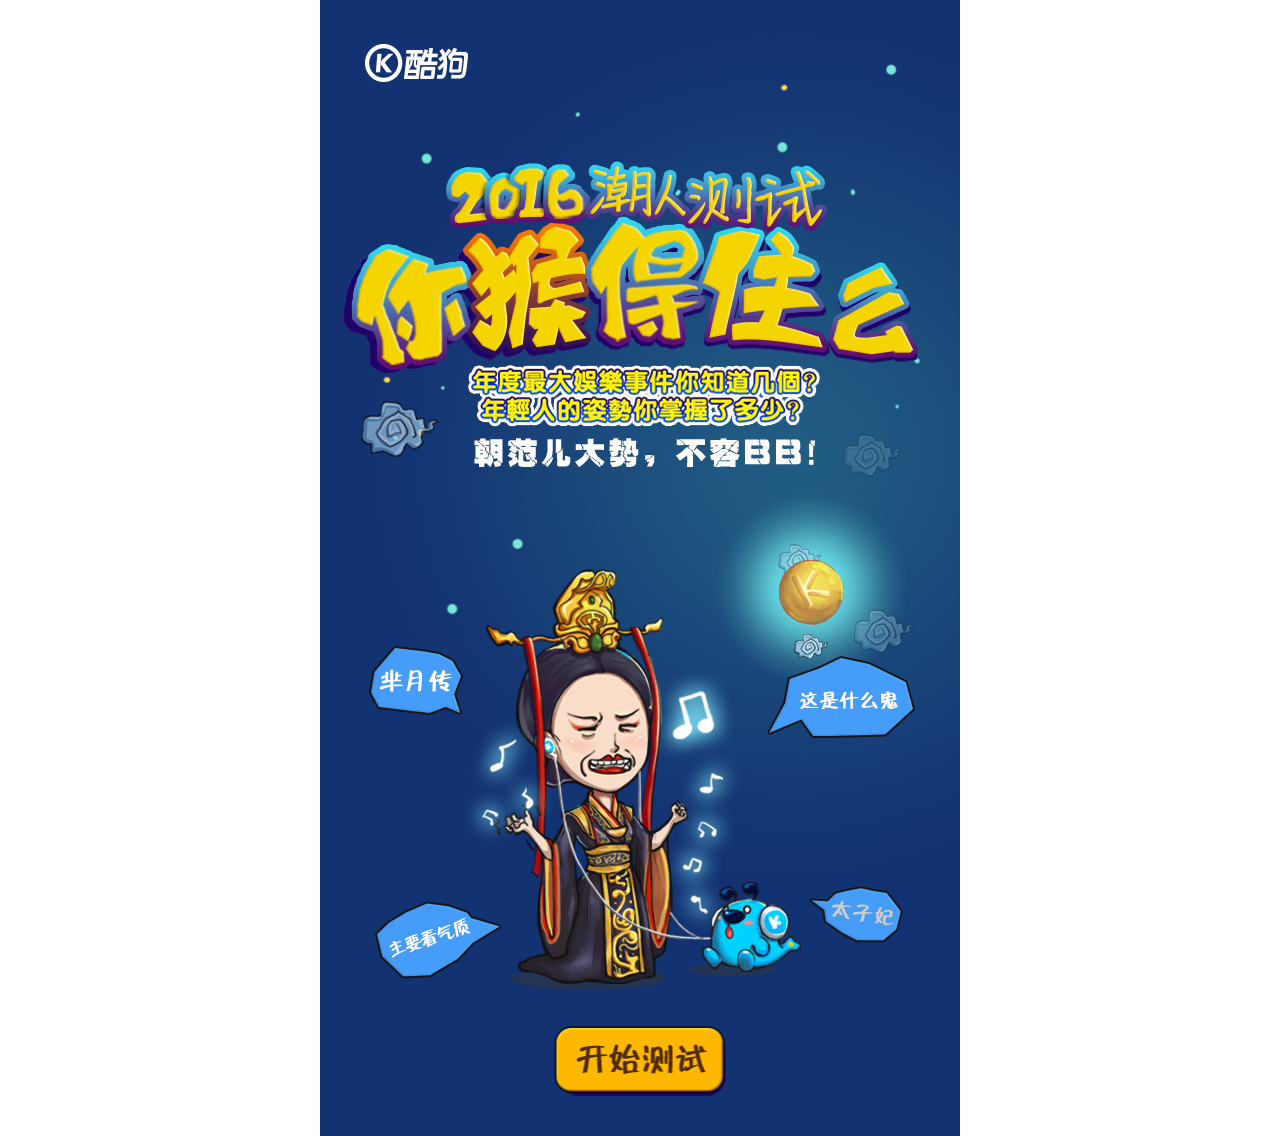
<file: index.html>
<!DOCTYPE html>
<html lang="en">
<head>
    <meta charset="UTF-8">
    <meta name="viewport" content="width=device-width, initial-scale=1.0">
    <meta http-equiv="X-UA-Compatible" content="ie=edge">
    <link rel="stylesheet" href="css/index.css">
    <link rel="stylesheet" href="css/normalize.css">
    <title>Document</title>
</head>
<body>
    <div class="container">
        <div class="laze">
            <div class="btn">
                <a href="#javascript"><img src="images/begin-btn.png" alt=""></a>
            </div>
        </div>
    </div>
</body>
</html>
</file>
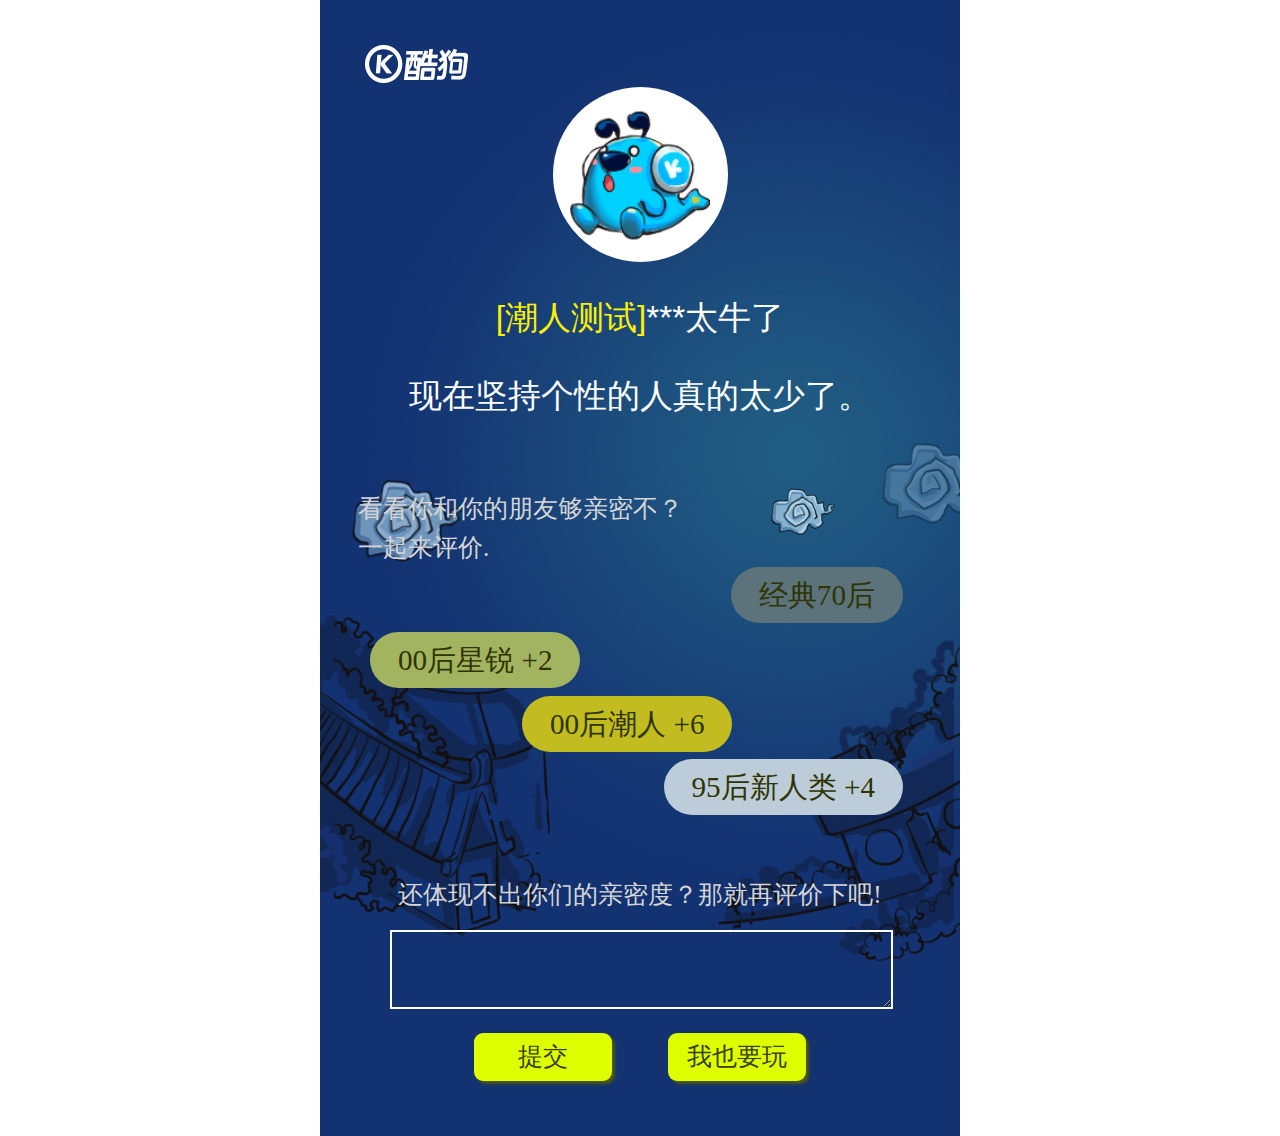
<file: evalution.html>
<!DOCTYPE html>
<html lang="en">
<head>
    <meta charset="UTF-8">
    <meta name="viewport" content="width=device-width, initial-scale=1.0">
    <meta http-equiv="X-UA-Compatible" content="ie=edge">
    <link rel="stylesheet" href="css/normalize.css">
    <link rel="stylesheet" href="css/evalution.css">
    <title>Document</title>
</head>
<body>
    <div class="container">
        <div class="top">
            <img src="images/kugou-logo.png" alt="">
        </div>
        <div class="chathead">
            <img src="images/dog-11.png" alt="">
        </div>
        <div class="feedback">
            <p><span>[潮人测试]</span>***太牛了</p>
            <p>现在坚持个性的人真的太少了。</p>
        </div>
        <div class="other">
            <span>看看你和你的朋友够亲密不？</span>
            <span>一起来评价.</span>
        </div>
        <div class="hall">
            <div class="sign-1">经典70后</div>
            <div class="sign-2">00后星锐 +2</div>
            <div class="sign-3">95后新人类 +4</div>
            <div class="sign-4">00后潮人 +6</div>
        </div>
        <div class="area">
            <p>还体现不出你们的亲密度？那就再评价下吧!</p>
            <textarea name="evalution" id="evalution"></textarea>
            <div class="btn"><a href="#javascript">提交</a></div>
            <div class="btn"><a href="#javascript">我也要玩</a></div>  
        </div>

    </div>
</body>
</html>
</file>
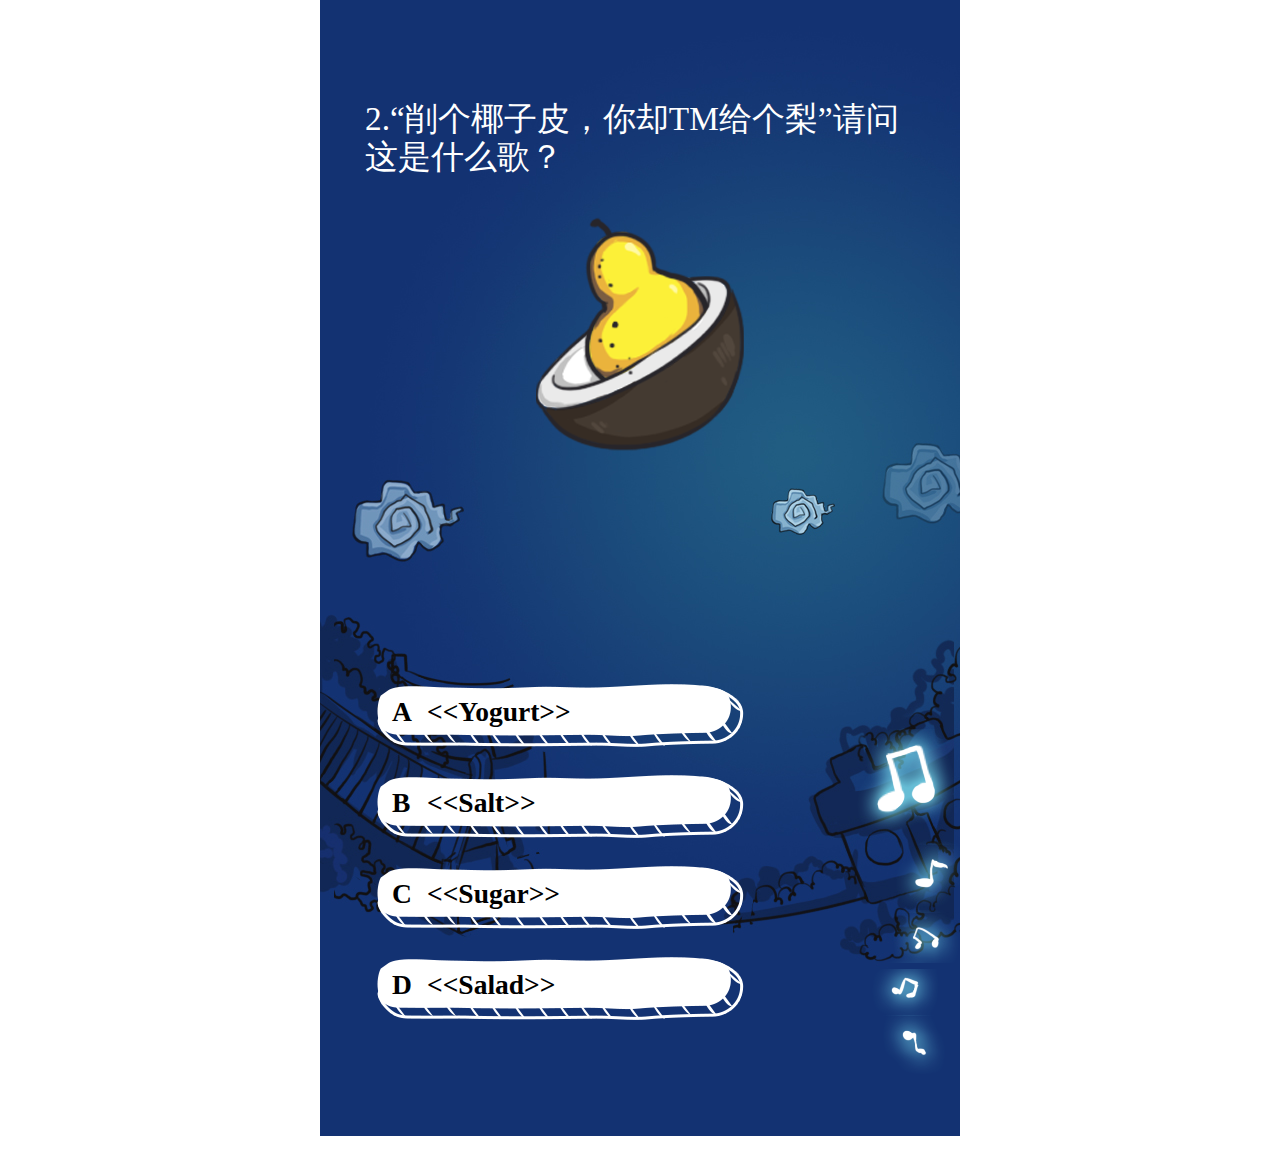
<file: question-1.html>
<!DOCTYPE html>
<html lang="en">
<head>
    <meta charset="UTF-8">
    <meta name="viewport" content="width=device-width, initial-scale=1.0">
    <meta http-equiv="X-UA-Compatible" content="ie=edge">
    <link rel="stylesheet" href="css/normalize.css">
    <link rel="stylesheet" href="css/question.css">
    <title>Document</title>
</head>
<body>
    <div class="container">
        <div class="top">
            <p>2.“削个椰子皮，你却TM给个梨”请问这是什么歌？</p>
            <div class="pic"><img src="images/pic-q2.png" alt=""></div>
        </div>
        <div class="footer">
            <ul>
                <li class="A"><a href="#javascript">&lt;&lt;Yogurt&gt;&gt;</a></li>
                <li class="B"><a href="#javascript">&lt;&lt;Salt&gt;&gt;</a></li>
                <li class="C"><a href="#javascript">&lt;&lt;Sugar&gt;&gt;</a></li>
                <li class="D"><a href="#javascript">&lt;&lt;Salad&gt;&gt;</a></li>
            </ul>   
            <div class="dog"></div>
        </div>
    </div>
</body>
</html>
</file>
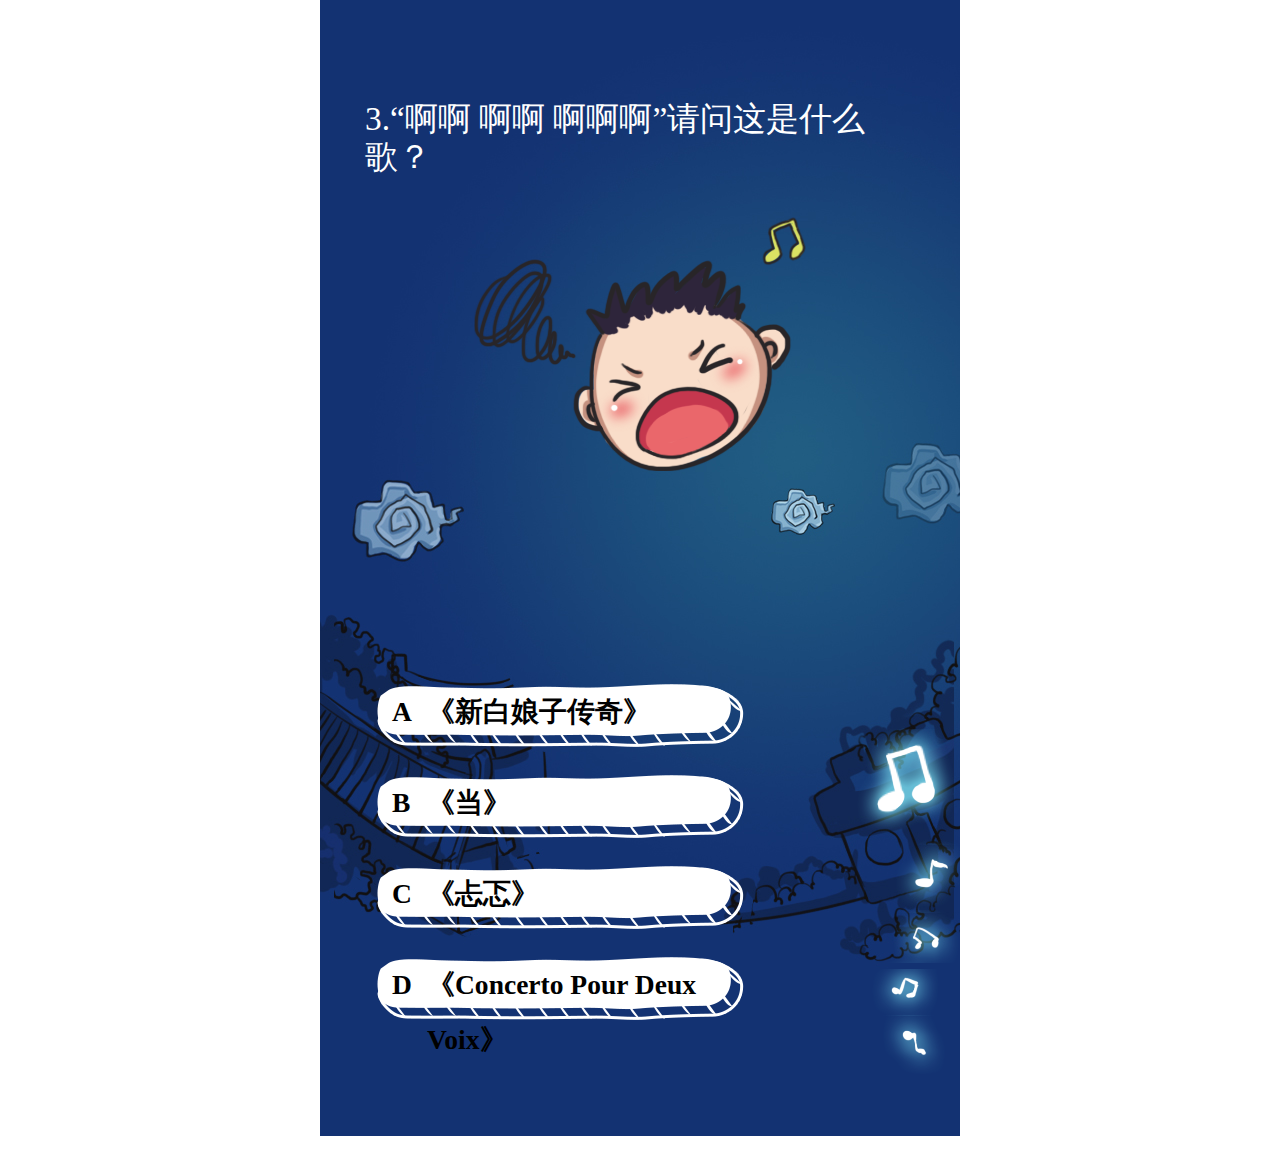
<file: question-2.html>
<!DOCTYPE html>
<html lang="en">
<head>
    <meta charset="UTF-8">
    <meta name="viewport" content="width=device-width, initial-scale=1.0">
    <meta http-equiv="X-UA-Compatible" content="ie=edge">
    <link rel="stylesheet" href="css/normalize.css">
    <link rel="stylesheet" href="css/question.css">
    <title>Document</title>
</head>
<body>
    <div class="container">
        <div class="top">
            <p>3.“啊啊 啊啊 啊啊啊”请问这是什么歌？</p>
            <div class="pic"><img src="images/pic-q3.png" alt=""></div>
        </div>
        <div class="footer">
            <ul>
                <li class="A"><a href="#javascript">《新白娘子传奇》</a></li>
                <li class="B"><a href="#javascript">《当》</a></li>
                <li class="C"><a href="#javascript">《忐忑》</a></li>
                <li class="D"><a href="#javascript">《Concerto Pour Deux Voix》</a></li>
            </ul>   
            <div class="dog"></div>
        </div>
    </div>
</body>
</html>
</file>
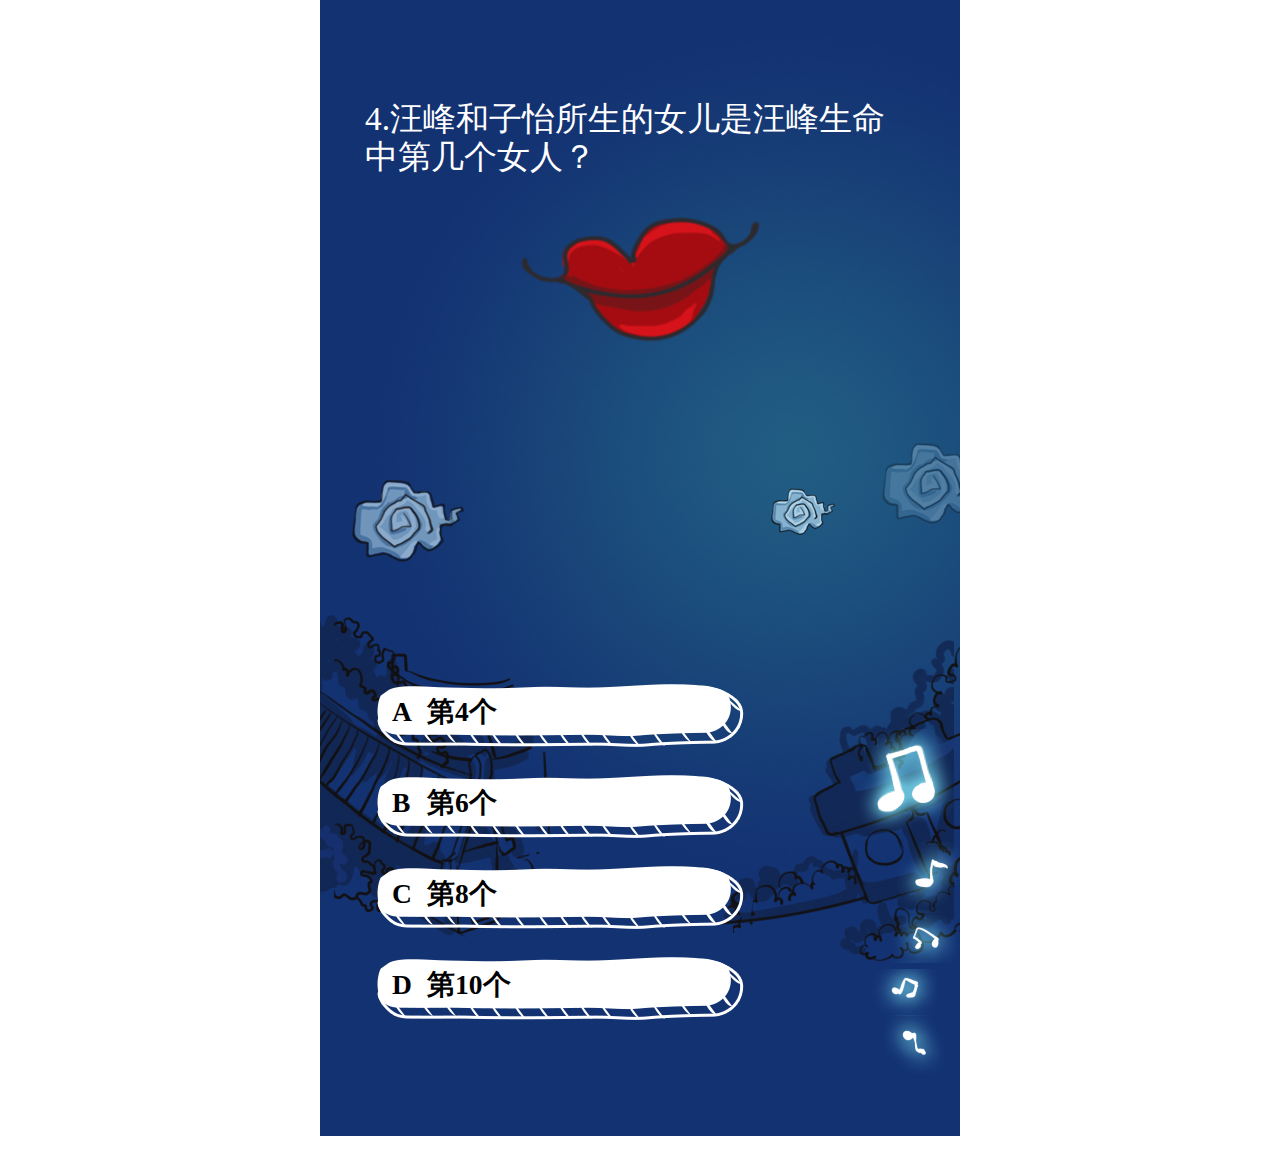
<file: question-3.html>
<!DOCTYPE html>
<html lang="en">
<head>
    <meta charset="UTF-8">
    <meta name="viewport" content="width=device-width, initial-scale=1.0">
    <meta http-equiv="X-UA-Compatible" content="ie=edge">
    <link rel="stylesheet" href="css/normalize.css">
    <link rel="stylesheet" href="css/question.css">
    <title>Document</title>
</head>
<body>
    <div class="container">
        <div class="top">
            <p>4.汪峰和子怡所生的女儿是汪峰生命中第几个女人？</p>
            <div class="pic"><img src="images/pic-q4.png" alt=""></div>
        </div>
        <div class="footer">
            <ul>
                <li class="A"><a href="#javascript">第4个</a></li>
                <li class="B"><a href="#javascript">第6个</a></li>
                <li class="C"><a href="#javascript">第8个</a></li>
                <li class="D"><a href="#javascript">第10个</a></li>
            </ul>   
            <div class="dog"></div>
        </div>
    </div>
</body>
</html>
</file>
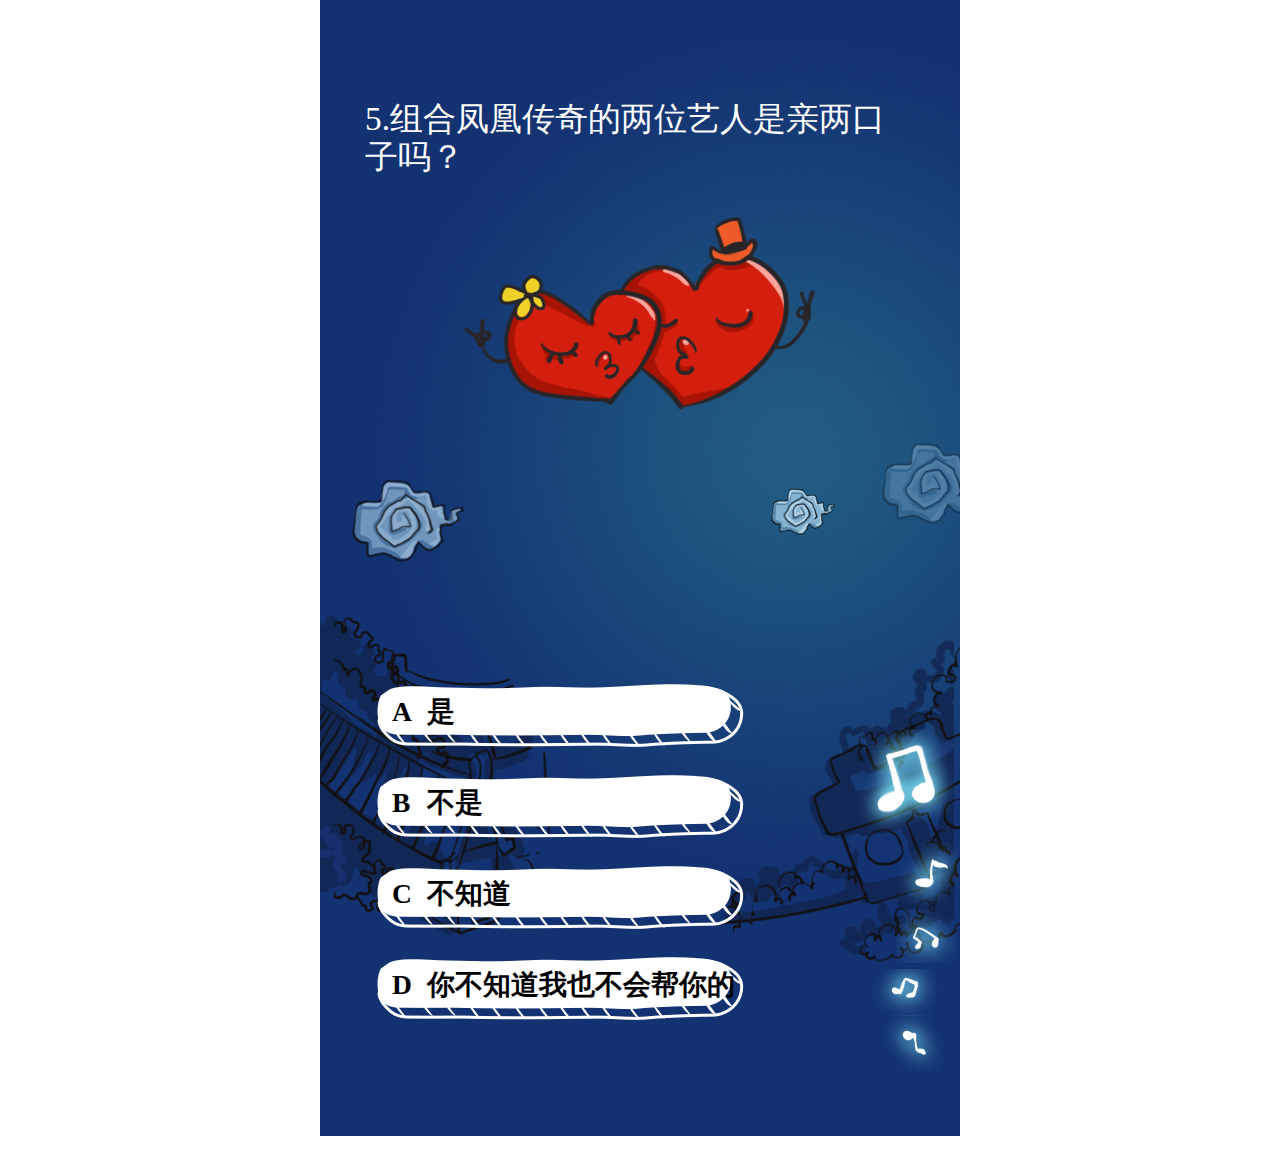
<file: question-4.html>
<!DOCTYPE html>
<html lang="en">
<head>
    <meta charset="UTF-8">
    <meta name="viewport" content="width=device-width, initial-scale=1.0">
    <meta http-equiv="X-UA-Compatible" content="ie=edge">
    <link rel="stylesheet" href="css/normalize.css">
    <link rel="stylesheet" href="css/question.css">
    <title>Document</title>
</head>
<body>
    <div class="container">
        <div class="top">
            <p>5.组合凤凰传奇的两位艺人是亲两口子吗？</p>
            <div class="pic"><img src="images/pic-q5.png" alt=""></div>
        </div>
        <div class="footer">
            <ul>
                <li class="A"><a href="#javascript">是</a></li>
                <li class="B"><a href="#javascript">不是</a></li>
                <li class="C"><a href="#javascript">不知道</a></li>
                <li class="D"><a href="#javascript">你不知道我也不会帮你的</a></li>
            </ul>   
            <div class="dog"></div>
        </div>
    </div>
</body>
</html>
</file>
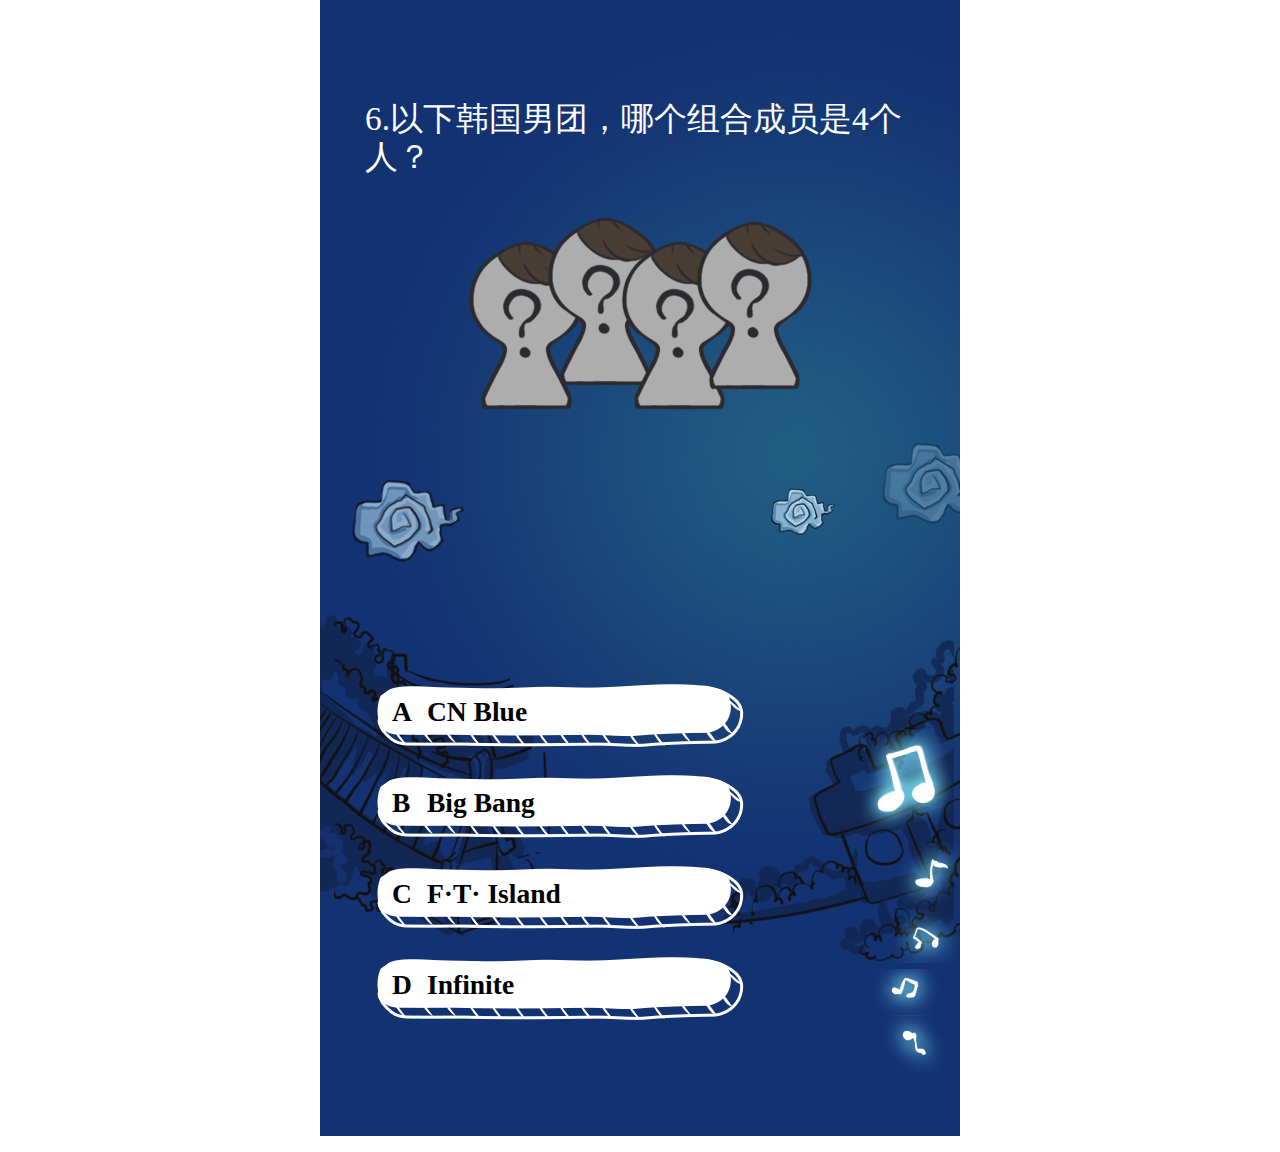
<file: question-5.html>
<!DOCTYPE html>
<html lang="en">
<head>
    <meta charset="UTF-8">
    <meta name="viewport" content="width=device-width, initial-scale=1.0">
    <meta http-equiv="X-UA-Compatible" content="ie=edge">
    <link rel="stylesheet" href="css/normalize.css">
    <link rel="stylesheet" href="css/question.css">
    <title>Document</title>
</head>
<body>
    <div class="container">
        <div class="top">
            <p>6.以下韩国男团，哪个组合成员是4个人？</p>
            <div class="pic"><img src="images/pic-q6.png" alt=""></div>
        </div>
        <div class="footer">
            <ul>
                <li class="A"><a href="#javascript">CN Blue</a></li>
                <li class="B"><a href="#javascript">Big Bang</a></li>
                <li class="C"><a href="#javascript">F·T· Island</a></li>
                <li class="D"><a href="#javascript">Infinite</a></li>
            </ul>   
            <div class="dog"></div>
        </div>
    </div>
</body>
</html>
</file>
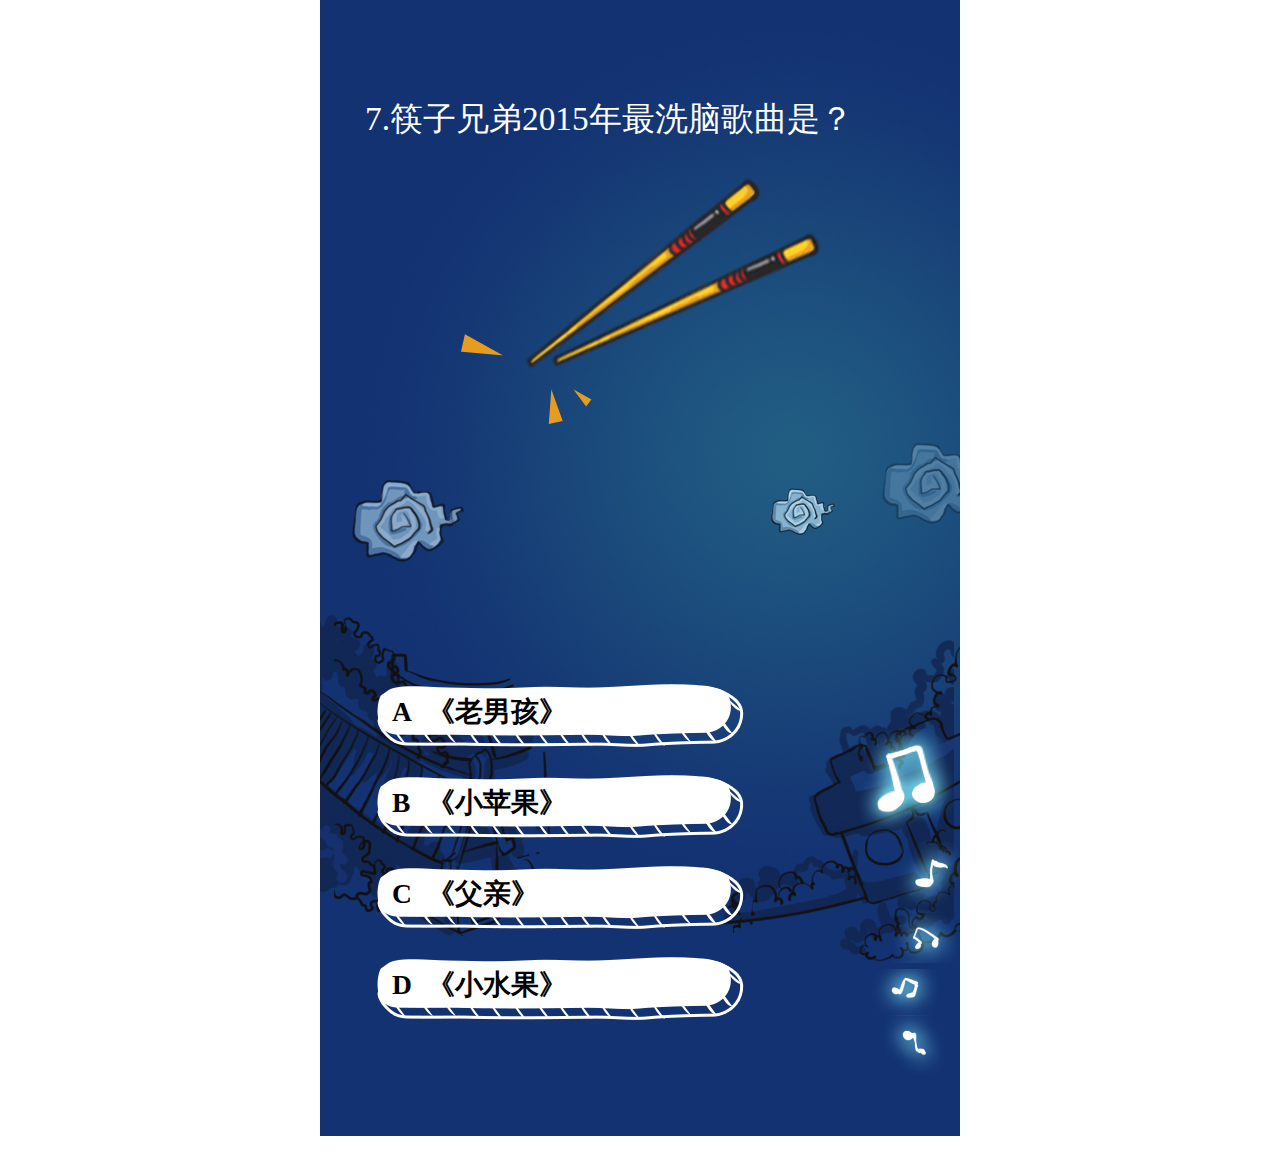
<file: question-6.html>
<!DOCTYPE html>
<html lang="en">
<head>
    <meta charset="UTF-8">
    <meta name="viewport" content="width=device-width, initial-scale=1.0">
    <meta http-equiv="X-UA-Compatible" content="ie=edge">
    <link rel="stylesheet" href="css/normalize.css">
    <link rel="stylesheet" href="css/question.css">
    <title>Document</title>
</head>
<body>
    <div class="container">
        <div class="top">
            <p>7.筷子兄弟2015年最洗脑歌曲是？</p>
            <div class="pic"><img src="images/pic-q7.png" alt=""></div>
        </div>
        <div class="footer">
            <ul>
                    <li class="A"><a href="#javascript">《老男孩》</a></li>
                    <li class="B"><a href="#javascript">《小苹果》</a></li>
                    <li class="C"><a href="#javascript">《父亲》</a></li>
                    <li class="D"><a href="#javascript">《小水果》</a></li>
            </ul>   
            <div class="dog"></div>
        </div>
    </div>
</body>
</html>
</file>
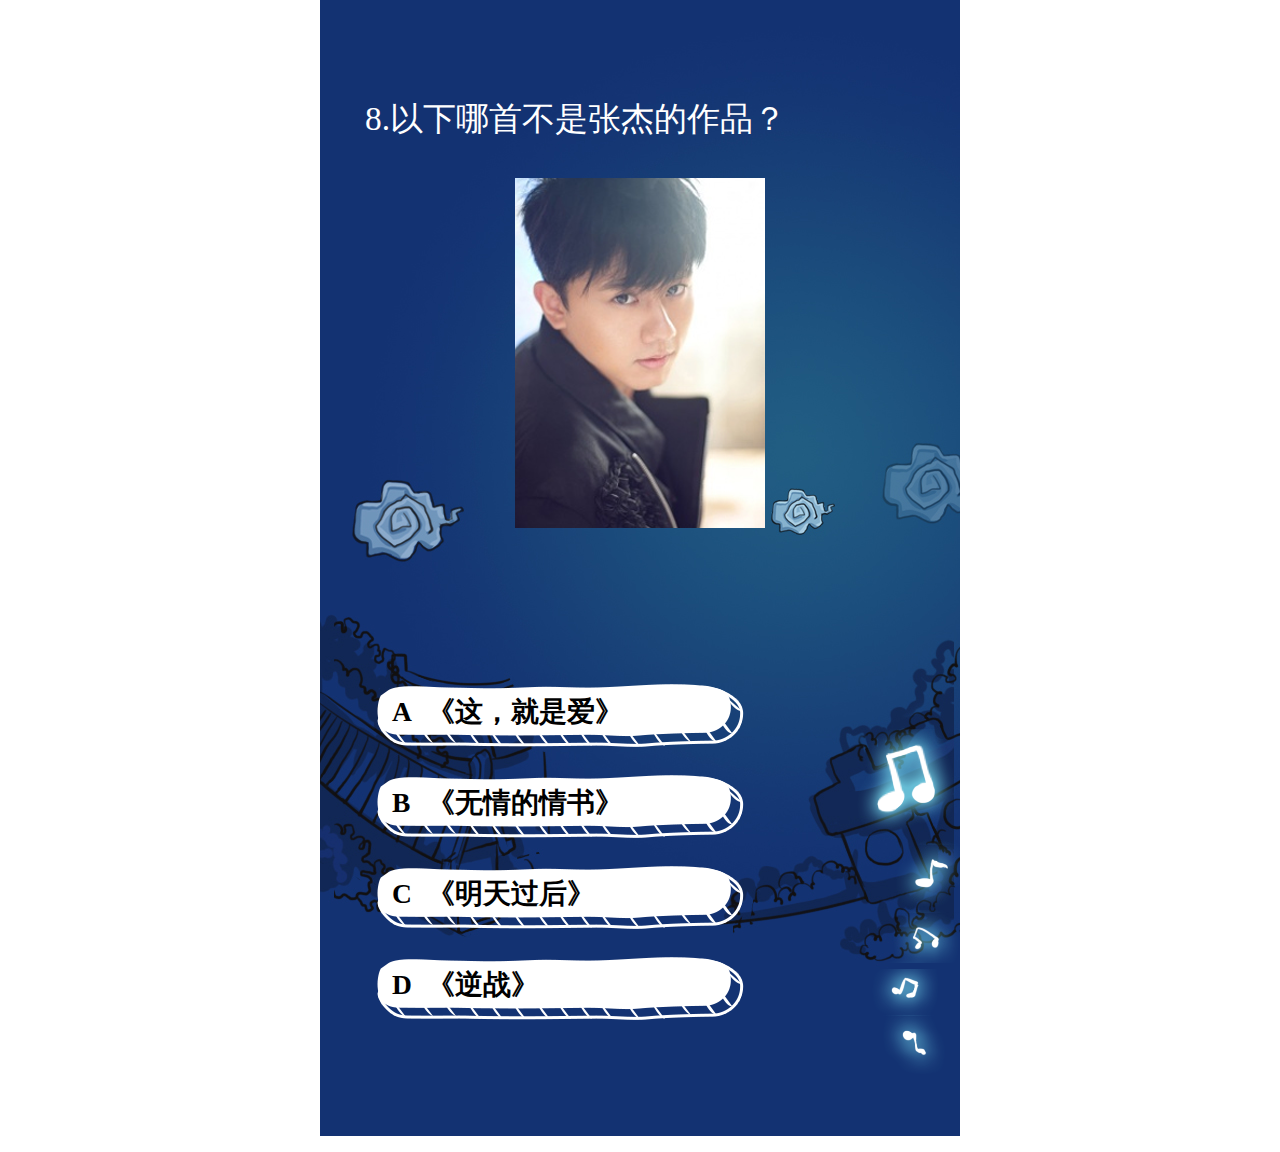
<file: question-7.html>
<!DOCTYPE html>
<html lang="en">
<head>
    <meta charset="UTF-8">
    <meta name="viewport" content="width=device-width, initial-scale=1.0">
    <meta http-equiv="X-UA-Compatible" content="ie=edge">
    <link rel="stylesheet" href="css/normalize.css">
    <link rel="stylesheet" href="css/question.css">
    <title>Document</title>
</head>
<body>
    <div class="container">
        <div class="top">
            <p>8.以下哪首不是张杰的作品？</p>
            <div class="pic"><img src="images/pic-q8.png" alt=""></div>
        </div>
        <div class="footer">
            <ul>
                    <li class="A"><a href="#javascript">《这，就是爱》</a></li>
                    <li class="B"><a href="#javascript">《无情的情书》</a></li>
                    <li class="C"><a href="#javascript">《明天过后》</a></li>
                    <li class="D"><a href="#javascript">《逆战》</a></li>
            </ul>   
            <div class="dog"></div>
        </div>
    </div>
</body>
</html>
</file>
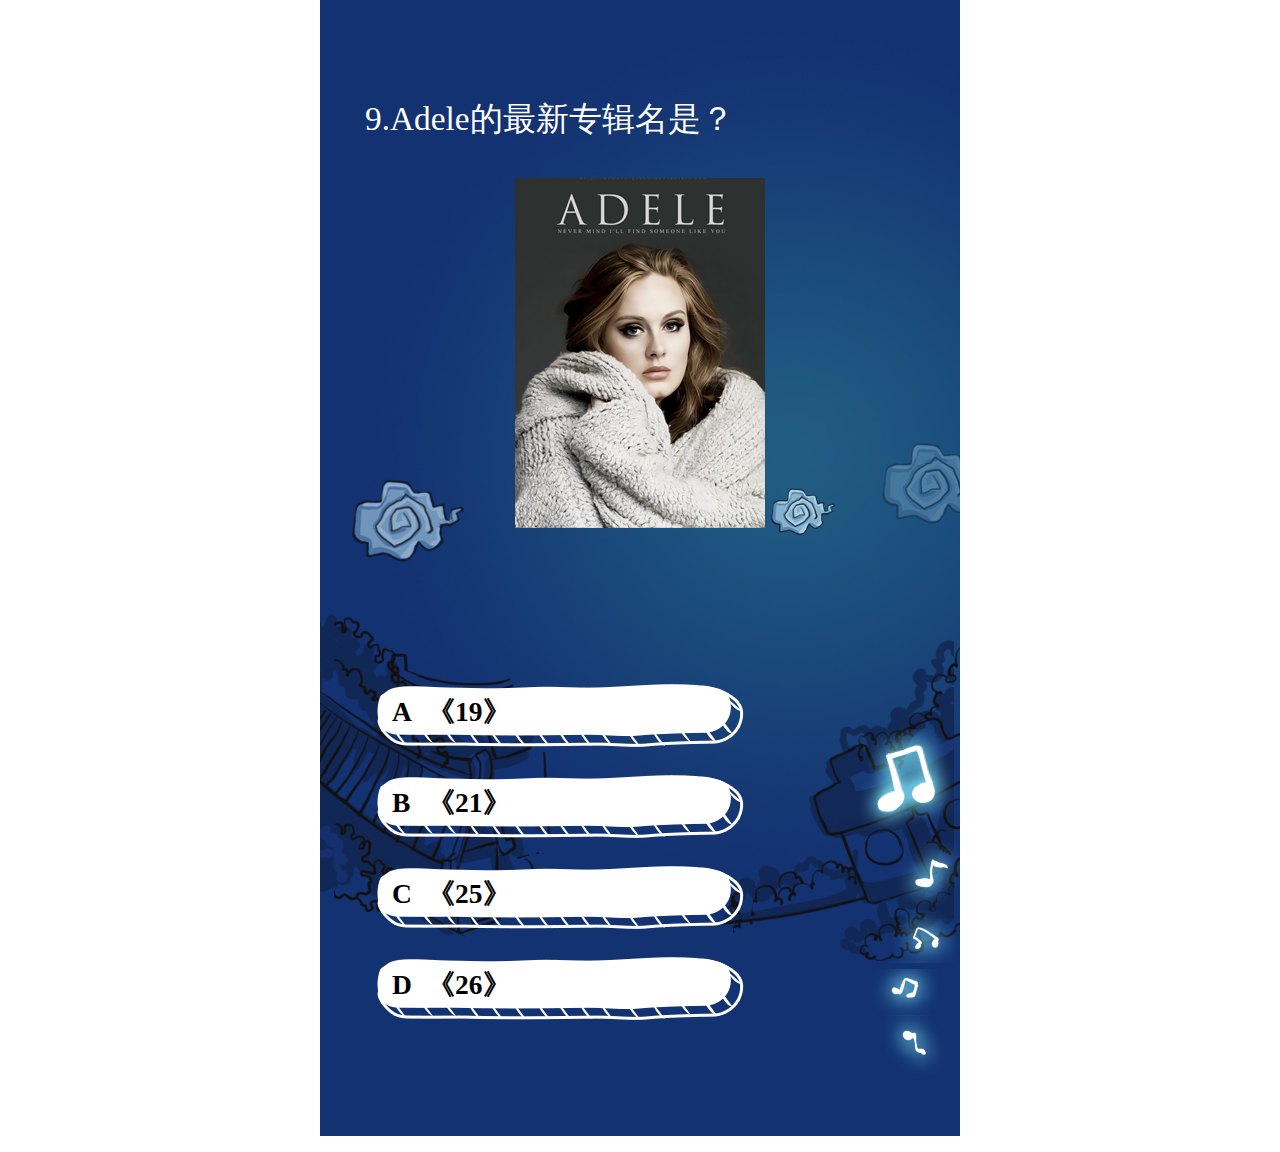
<file: question-8.html>
<!DOCTYPE html>
<html lang="en">
<head>
    <meta charset="UTF-8">
    <meta name="viewport" content="width=device-width, initial-scale=1.0">
    <meta http-equiv="X-UA-Compatible" content="ie=edge">
    <link rel="stylesheet" href="css/normalize.css">
    <link rel="stylesheet" href="css/question.css">
    <title>Document</title>
</head>
<body>
    <div class="container">
        <div class="top">
            <p>9.Adele的最新专辑名是？</p>
            <div class="pic"><img src="images/pic-q9.png" alt=""></div>
        </div>
        <div class="footer">
            <ul>
                    <li class="A"><a href="#javascript">《19》</a></li>
                    <li class="B"><a href="#javascript">《21》</a></li>
                    <li class="C"><a href="#javascript">《25》</a></li>
                    <li class="D"><a href="#javascript">《26》</a></li>
            </ul>   
            <div class="dog"></div>
        </div>
    </div>
</body>
</html>
</file>
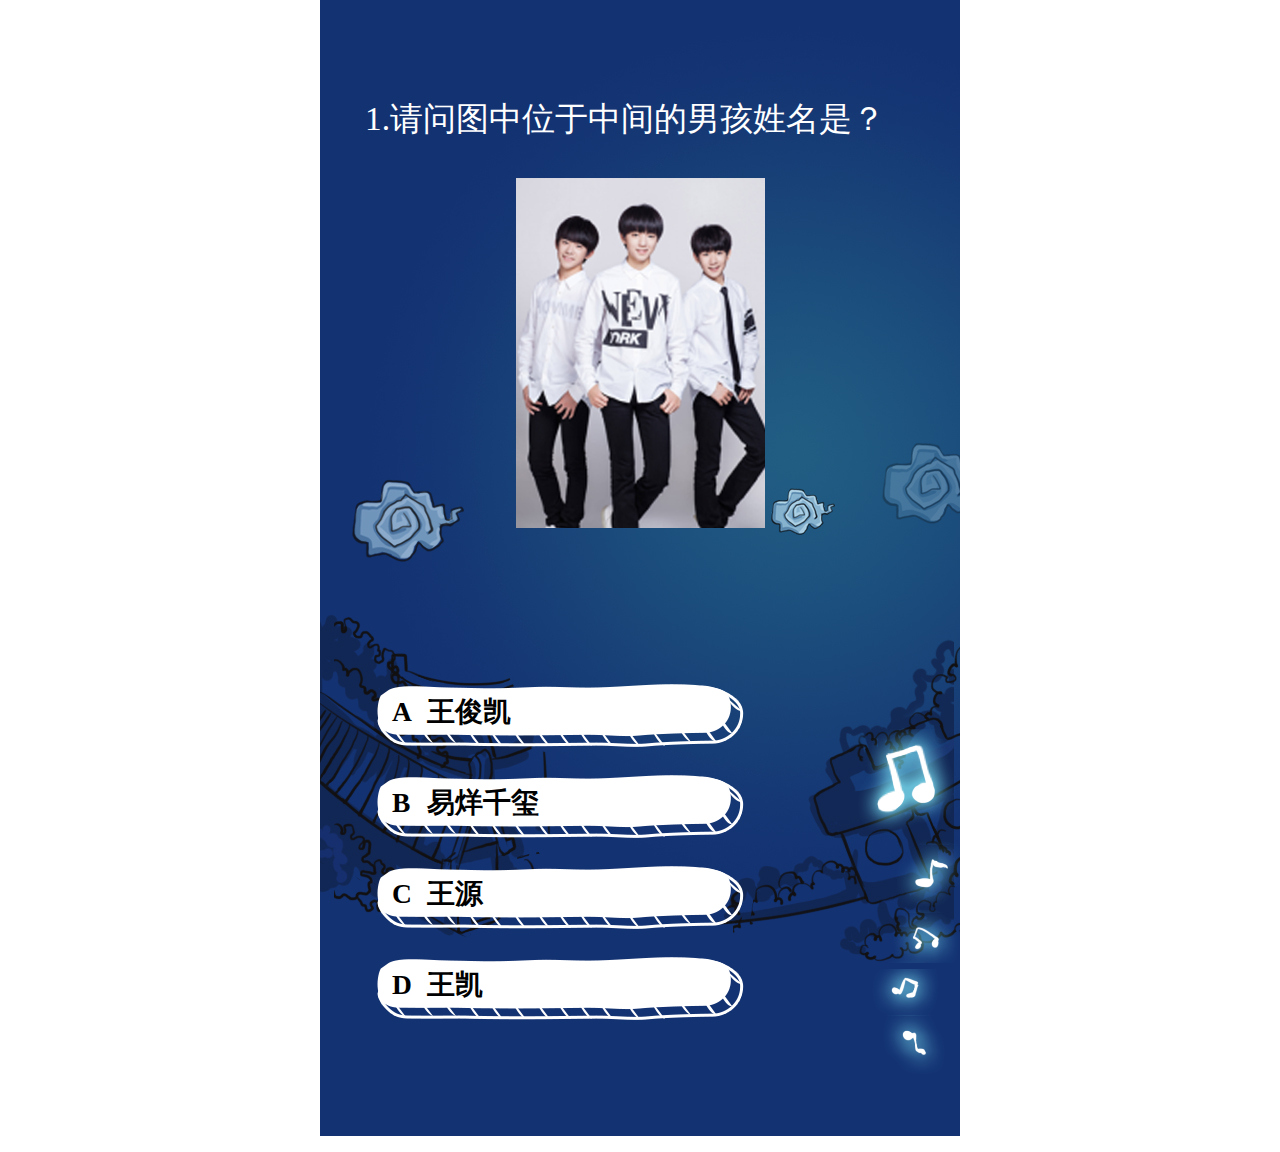
<file: question.html>
<!DOCTYPE html>
<html lang="en">
<head>
    <meta charset="UTF-8">
    <meta name="viewport" content="width=device-width, initial-scale=1.0">
    <meta http-equiv="X-UA-Compatible" content="ie=edge">
    <link rel="stylesheet" href="css/normalize.css">
    <link rel="stylesheet" href="css/question.css">
    <title>Document</title>
</head>
<body>
    <div class="container">
        <div class="top">
            <p>1.请问图中位于中间的男孩姓名是？</p>
            <div class="pic"><img src="images/pic-q1.png" alt=""></div>
        </div>
        <div class="footer">
            <ul>
                <li class="A"><a href="#javascript">王俊凯</a></li>
                <li class="B"><a href="#javascript">易烊千玺</a></li>
                <li class="C"><a href="#javascript">王源</a></li>
                <li class="D"><a href="#javascript">王凯</a></li>
            </ul>   
            <div class="dog"></div>
        </div>
    </div>
</body>
</html>
</file>
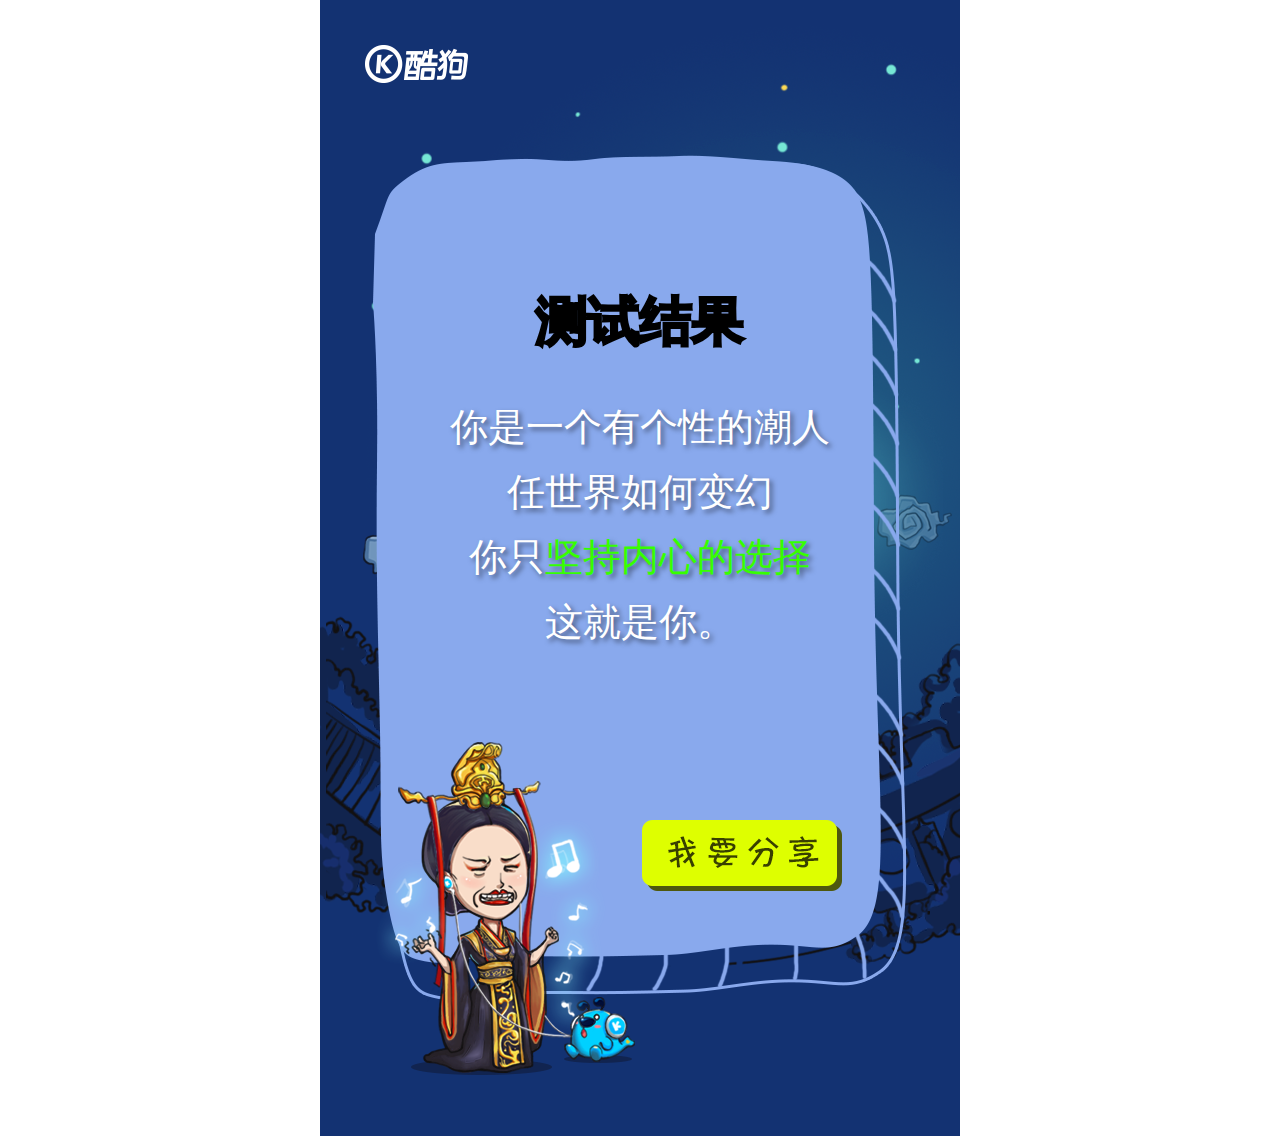
<file: result.html>
<!DOCTYPE html>
<html lang="en">
<head>
    <meta charset="UTF-8">
    <meta name="viewport" content="width=device-width, initial-scale=1.0">
    <meta http-equiv="X-UA-Compatible" content="ie=edge">
    <link rel="stylesheet" href="css/normalize.css">
    <link rel="stylesheet" href="css/result.css">
    <title>Document</title>
</head>
<body>
    <div class="container">
        <div class="top">
            <img src="images/kugou-logo.png" alt="">
        </div>
        <div class="content">
            <p class="title">测试结果</p>
            <p class="msg">你是一个有个性的潮人<br>
                    任世界如何变幻<br>
                    你只<span>坚持内心的选择</span> <br>
                    这就是你。</p>
            <div class="btn">
                <a href="#javascript"><img src="images/share-btn.png" alt=""></a>
            </div>
        </div>
        <div class="pic">
            <img src="images/queen.png" alt="">
        </div>
    </div>
</body>
</html>
</file>
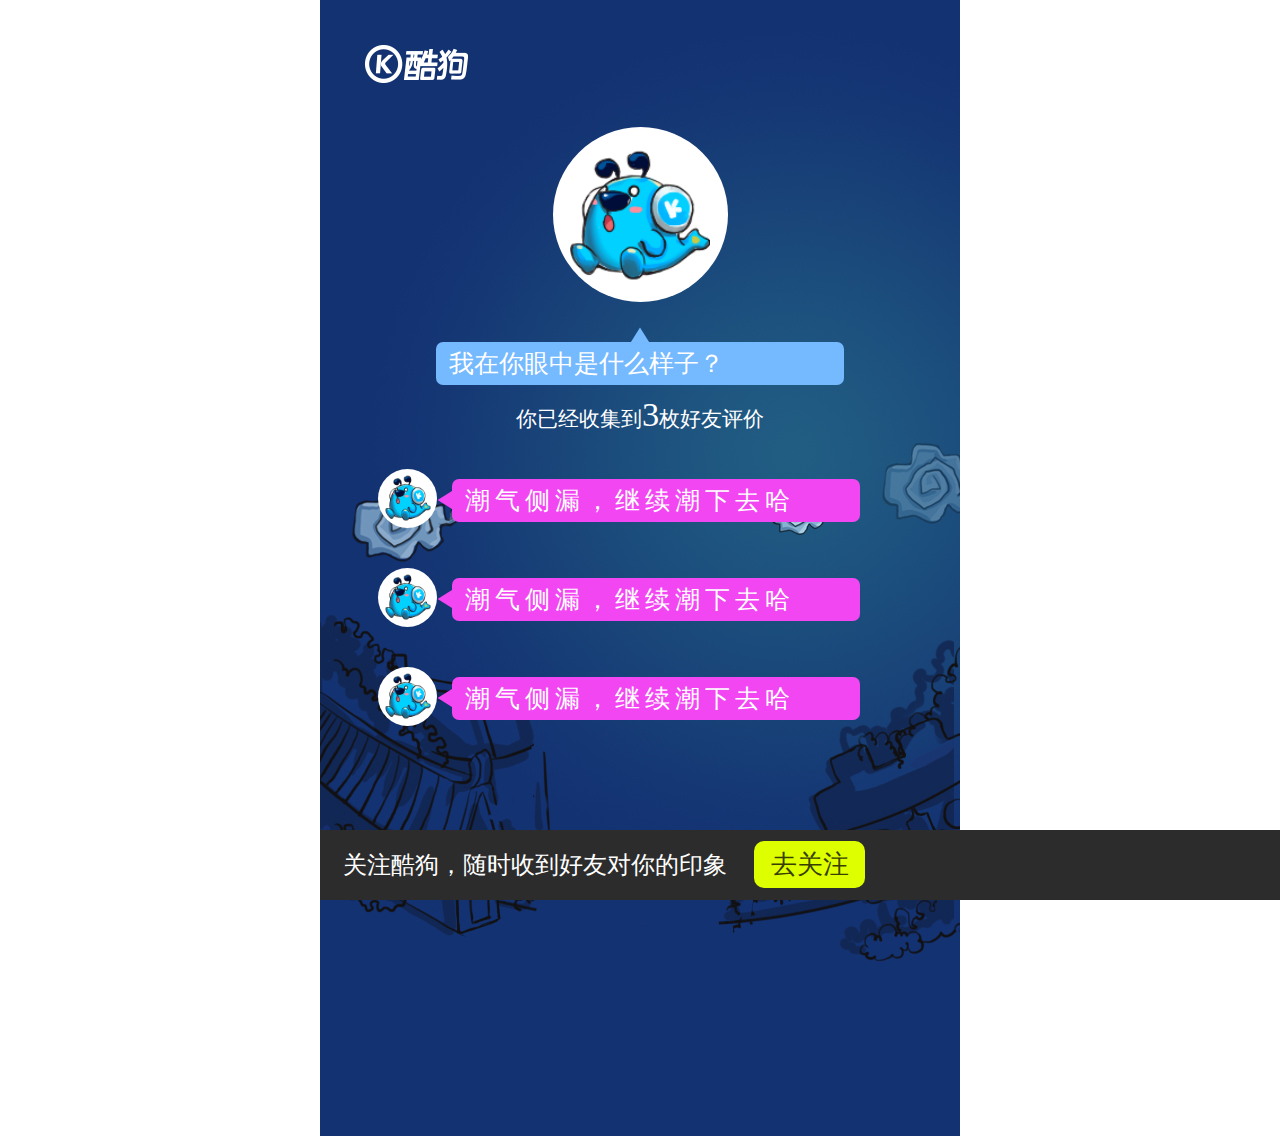
<file: review.html>
<!DOCTYPE html>
<html lang="en">
<head>
    <meta charset="UTF-8">
    <meta name="viewport" content="width=device-width, initial-scale=1.0">
    <meta http-equiv="X-UA-Compatible" content="ie=edge">
    <link rel="stylesheet" href="css/normalize.css">
    <link rel="stylesheet" href="css/review.css">
    <title>Document</title>
</head>
<body>
    <div class="container">
        <div class="top">
           <img src="images/kugou-logo.png" alt="">
        </div>
        <div class="chathead">
            <img src="images/dog-11.png" alt="">
        </div>
        <div class="content-1">
            <p>我在你眼中是什么样子？</p> 
            <small>你已经收集到<span>3</span>枚好友评价</small>
        </div>  
        <ul class="list">
            <li>
                <div class="DIY"><img src="images/dog-11.png" alt=""></div>
                <p>潮气侧漏，继续潮下去哈</p>
            </li>
            <li>
                <div class="DIY"><img src="images/dog-11.png" alt=""></div>
                <p>潮气侧漏，继续潮下去哈</p>
            </li>
            <li>
                <div class="DIY"><img src="images/dog-11.png" alt=""></div>
                <p>潮气侧漏，继续潮下去哈</p>
            </li>
        </ul>
        <div class="footer">
            <span>关注酷狗，随时收到好友对你的印象</span>
            <p class="btn-footer"><span>去关注</span></p>
            <a href="#javascript"><img src="images/Thumbnails.png" alt=""></a> 
        </div>
    </div>
</body>
</html>
</file>
<file: css/index.css>
.container {
  position: relative;
  background: url("../images/index-bg.png") no-repeat;
  width: 640px;
  height: 1136px;
  margin: 0 auto;
}

.container .laze {
  width: inherit;
  height: inherit;
  position: absolute;
  background: url("../images/index.png") no-repeat;
  left: 0;
  top: 0;
}

.container .laze .btn {
  display: inline-block;
  position: absolute;
  bottom: 40px;
  left: 50%;
  transform: translateX(-50%);
}

.container .laze .btn a {
  display: block;
  font-size: 0;
}
</file>
<file: css/evalution.css>
.sign-1 {
  display: inline-block;
  position: absolute;
  font-size: 29.17px;
  font-family: "Simsun";
  color: #2f3400;
  text-align: center;
  line-height: 56px;
  background-color: #5c737c;
  z-index: 40;
}

.sign-1::before {
  content: '';
  display: block;
  position: absolute;
  height: 56px;
  width: 56px;
  border-radius: 50%;
  background-color: #5c737c;
  top: 0;
  left: 0;
  transform: translateX(-50%);
  z-index: -1;
}

.sign-1::after {
  content: '';
  display: block;
  position: absolute;
  height: 56px;
  width: 56px;
  border-radius: 50%;
  background-color: #5c737c;
  top: 0;
  right: 0;
  transform: translateX(50%);
  z-index: -1;
}

.sign-2 {
  display: inline-block;
  position: absolute;
  font-size: 29.17px;
  font-family: "Simsun";
  color: #2f3400;
  text-align: center;
  line-height: 56px;
  background-color: #a2b460;
  z-index: 40;
}

.sign-2::before {
  content: '';
  display: block;
  position: absolute;
  height: 56px;
  width: 56px;
  border-radius: 50%;
  background-color: #a2b460;
  top: 0;
  left: 0;
  transform: translateX(-50%);
  z-index: -1;
}

.sign-2::after {
  content: '';
  display: block;
  position: absolute;
  height: 56px;
  width: 56px;
  border-radius: 50%;
  background-color: #a2b460;
  top: 0;
  right: 0;
  transform: translateX(50%);
  z-index: -1;
}

.sign-3 {
  display: inline-block;
  position: absolute;
  font-size: 29.17px;
  font-family: "Simsun";
  color: #2f3400;
  text-align: center;
  line-height: 56px;
  background-color: #bcccd9;
  z-index: 40;
}

.sign-3::before {
  content: '';
  display: block;
  position: absolute;
  height: 56px;
  width: 56px;
  border-radius: 50%;
  background-color: #bcccd9;
  top: 0;
  left: 0;
  transform: translateX(-50%);
  z-index: -1;
}

.sign-3::after {
  content: '';
  display: block;
  position: absolute;
  height: 56px;
  width: 56px;
  border-radius: 50%;
  background-color: #bcccd9;
  top: 0;
  right: 0;
  transform: translateX(50%);
  z-index: -1;
}

.sign-4 {
  display: inline-block;
  position: absolute;
  font-size: 29.17px;
  font-family: "Simsun";
  color: #2f3400;
  text-align: center;
  line-height: 56px;
  background-color: #c2bc20;
  z-index: 40;
}

.sign-4::before {
  content: '';
  display: block;
  position: absolute;
  height: 56px;
  width: 56px;
  border-radius: 50%;
  background-color: #c2bc20;
  top: 0;
  left: 0;
  transform: translateX(-50%);
  z-index: -1;
}

.sign-4::after {
  content: '';
  display: block;
  position: absolute;
  height: 56px;
  width: 56px;
  border-radius: 50%;
  background-color: #c2bc20;
  top: 0;
  right: 0;
  transform: translateX(50%);
  z-index: -1;
}

.container {
  position: relative;
  background: url("../images/content-bg.jpg") no-repeat;
  width: 640px;
  height: 1136px;
  margin: 0 auto;
}

.container .top {
  padding: 45px 45px 0;
}

.container .top img {
  width: 103px;
  height: 38px;
}

.container .chathead {
  position: relative;
  width: 175px;
  height: 175px;
  border-radius: 50%;
  background-color: white;
  margin: 0 auto;
}

.container .chathead img {
  position: absolute;
  left: 50%;
  top: 50%;
  transform: translate(-50%, -50%);
  width: 140px;
  height: 129px;
}

.container .feedback {
  text-align: center;
}

.container .feedback p {
  font: 33.33px "Miscoft yahei",sans-serif;
  color: white;
}

.container .feedback p span {
  color: #fff000;
}

.container .other {
  margin-top: 70px;
}

.container .other span {
  display: block;
  padding-left: 38px;
  font-size: 25px;
  font-family: "Adobe";
  color: #d5d5d5;
  line-height: 39px;
}

.container .hall {
  position: relative;
  display: block;
  height: 259px;
}

.container .hall .sign-1 {
  right: 85px;
}

.container .hall .sign-2 {
  left: 78px;
  top: 65px;
}

.container .hall .sign-3 {
  top: 192px;
  right: 85px;
}

.container .hall .sign-4 {
  left: 230px;
  top: 129px;
}

.container .area {
  position: relative;
  text-align: center;
  padding: 55px 70px 0;
}

.container .area p {
  margin: 0;
  padding-bottom: 20px;
  font-size: 25px;
  font-family: "Micsoft yahei";
  color: #d5d5d5;
}

.container .area textarea {
  border: 2px solid white;
  background-color: transparent;
  width: 495px;
  height: 71px;
}

.container .area .btn {
  margin: 20px 26px;
  display: inline-block;
  width: 138px;
  height: 48px;
  background-color: #deff00;
  box-shadow: 3px 3px 3px 0 #4e580e;
  border-radius: 9px;
}

.container .area .btn a {
  display: block;
  text-decoration: none;
  font-size: 25px;
  font-family: "Simsun";
  color: #384000;
  line-height: 48px;
}
</file>
<file: css/question.css>
.container {
  position: relative;
  background: url("../images/content-bg.jpg") no-repeat;
  width: 640px;
  height: 1136px;
  margin: 0 auto;
}

.container .top {
  width: inherit;
  height: 50%;
  padding-top: 60px;
  box-sizing: border-box;
}

.container .top p {
  margin: 0;
  padding: 40px 45px;
  font-size: 33.33px;
  color: white;
}

.container .top .pic {
  display: block;
  text-align: center;
}

.container .footer {
  padding-left: 57px;
  height: 50%;
  background: url("../images/music-code.png") no-repeat right 145px;
}

.container .footer ul {
  display: block;
  padding-top: 100px;
  padding-left: 0;
}

.container .footer ul .A {
  position: relative;
  display: block;
  list-style: none;
  margin-bottom: 28px;
  width: 368px;
  height: 63px;
  background: url("../images/option-bg.png") no-repeat;
}

.container .footer ul .A a {
  display: block;
  font-size: 27.52px;
  font-weight: bold;
  text-decoration: none;
  color: black;
  line-height: 55px;
  padding-left: 50px;
}

.container .footer ul .A::before {
  content: "A";
  position: absolute;
  display: inline-block;
  font-size: 27.52px;
  color: black;
  font-weight: bold;
  left: 15px;
  line-height: 55px;
}

.container .footer ul .A:hover {
  background: url("../images/pick-bg.png") no-repeat;
}

.container .footer ul .B {
  position: relative;
  display: block;
  list-style: none;
  margin-bottom: 28px;
  width: 368px;
  height: 63px;
  background: url("../images/option-bg.png") no-repeat;
}

.container .footer ul .B a {
  display: block;
  font-size: 27.52px;
  font-weight: bold;
  text-decoration: none;
  color: black;
  line-height: 55px;
  padding-left: 50px;
}

.container .footer ul .B::before {
  content: "B";
  position: absolute;
  display: inline-block;
  font-size: 27.52px;
  color: black;
  font-weight: bold;
  left: 15px;
  line-height: 55px;
}

.container .footer ul .B:hover {
  background: url("../images/pick-bg.png") no-repeat;
}

.container .footer ul .C {
  position: relative;
  display: block;
  list-style: none;
  margin-bottom: 28px;
  width: 368px;
  height: 63px;
  background: url("../images/option-bg.png") no-repeat;
}

.container .footer ul .C a {
  display: block;
  font-size: 27.52px;
  font-weight: bold;
  text-decoration: none;
  color: black;
  line-height: 55px;
  padding-left: 50px;
}

.container .footer ul .C::before {
  content: "C";
  position: absolute;
  display: inline-block;
  font-size: 27.52px;
  color: black;
  font-weight: bold;
  left: 15px;
  line-height: 55px;
}

.container .footer ul .C:hover {
  background: url("../images/pick-bg.png") no-repeat;
}

.container .footer ul .D {
  position: relative;
  display: block;
  list-style: none;
  margin-bottom: 28px;
  width: 368px;
  height: 63px;
  background: url("../images/option-bg.png") no-repeat;
}

.container .footer ul .D a {
  display: block;
  font-size: 27.52px;
  font-weight: bold;
  text-decoration: none;
  color: black;
  line-height: 55px;
  padding-left: 50px;
}

.container .footer ul .D::before {
  content: "D";
  position: absolute;
  display: inline-block;
  font-size: 27.52px;
  color: black;
  font-weight: bold;
  left: 15px;
  line-height: 55px;
}

.container .footer ul .D:hover {
  background: url("../images/pick-bg.png") no-repeat;
}

.container .footer .dog {
  position: absolute;
  width: 125px;
  height: 114px;
  animation: dog 5s steps(1, end) infinite;
  z-index: 40;
  right: 70px;
  bottom: 30px;
}

@keyframes dog {
  7.69231% {
    background: url("../images/dog-1.png") no-repeat center center;
  }
  15.38462% {
    background: url("../images/dog-2.png") no-repeat center center;
  }
  23.07692% {
    background: url("../images/dog-3.png") no-repeat center center;
  }
  30.76923% {
    background: url("../images/dog-4.png") no-repeat center center;
  }
  38.46154% {
    background: url("../images/dog-5.png") no-repeat center center;
  }
  46.15385% {
    background: url("../images/dog-6.png") no-repeat center center;
  }
  53.84615% {
    background: url("../images/dog-7.png") no-repeat center center;
  }
  61.53846% {
    background: url("../images/dog-8.png") no-repeat center center;
  }
  69.23077% {
    background: url("../images/dog-9.png") no-repeat center center;
  }
  76.92308% {
    background: url("../images/dog-10.png") no-repeat center center;
  }
  84.61538% {
    background: url("../images/dog-11.png") no-repeat center center;
  }
  92.30769% {
    background: url("../images/dog-12.png") no-repeat center center;
  }
  100% {
    background: url("../images/dog-13.png") no-repeat center center;
  }
}
</file>
<file: css/result.css>
.container {
  position: relative;
  background: url("../images/result-bg.png") no-repeat;
  width: 640px;
  height: 1136px;
  margin: 0 auto;
}

.container .top {
  padding: 45px;
}

.container .top img {
  width: 103px;
  height: 38px;
}

.container .content {
  position: relative;
  background: url("../images/border.png") no-repeat center center;
  width: 534px;
  height: 846px;
  margin: 23px auto 0;
  padding-top: 80px;
  box-sizing: border-box;
  text-align: center;
}

.container .content .title {
  font: bold 51.85px "Micsoft yahei",sans-serif;
  color: #ff2121;
  margin-bottom: 0;
  -webkit-text-fill-color: #f6ff00;
  -webkit-text-stroke: 3px black;
}

.container .content .msg {
  display: inline-block;
  padding: 0 55px;
  font: 37.5px "Micsoft yahei",sans-serif;
  color: #ffffff;
  text-shadow: 3px 3px 5px rgba(0, 0, 0, 0.5);
  line-height: 65px;
}

.container .content .msg span {
  color: #36ff00;
}

.container .content .btn {
  position: absolute;
  right: 65px;
  bottom: 110px;
}

.container .content .btn a {
  display: block;
  font-size: 0px;
}

.container .pic {
  position: absolute;
  z-index: 40;
  bottom: 57px;
  left: 55px;
}
</file>
<file: css/review.css>
.container {
  position: relative;
  background: url("../images/content-bg.jpg") no-repeat;
  width: 640px;
  height: 1136px;
  margin: 0 auto;
}

.container .top {
  padding: 45px 45px 0;
}

.container .top img {
  width: 103px;
  height: 38px;
}

.container .chathead {
  position: relative;
  width: 175px;
  height: 175px;
  border-radius: 50%;
  background-color: white;
  margin: 40px auto;
}

.container .chathead img {
  position: absolute;
  left: 50%;
  top: 50%;
  transform: translate(-50%, -50%);
  width: 140px;
  height: 129px;
}

.container .content-1 {
  text-align: center;
}

.container .content-1 p {
  position: relative;
  display: block;
  width: 395px;
  height: 43px;
  font-size: 25px;
  font-family: "Micsoft yahei";
  color: white;
  line-height: 43px;
  background-color: #75b9ff;
  padding-left: 13px;
  margin: 0 auto;
  border-radius: 7px;
  text-align: left;
}

.container .content-1 p::before {
  content: '';
  position: absolute;
  border-bottom: 16px solid #75b9ff;
  border-left: 10px solid transparent;
  border-right: 10px solid transparent;
  left: 50%;
  transform: translate(-50%, -90%);
}

.container .content-1 small {
  display: block;
  padding-top: 10px;
  font-size: 20.65px;
  font-family: "Adobe";
  color: white;
}

.container .content-1 small span {
  font-size: 34.42px;
}

.container .list {
  list-style: none;
}

.container .list li {
  position: relative;
  display: block;
  padding: 18px;
}

.container .list li .DIY {
  float: left;
  position: relative;
  width: 59px;
  height: 59px;
  background-color: white;
  border-radius: 50%;
  margin-right: 15px;
}

.container .list li .DIY img {
  position: absolute;
  width: 45px;
  height: 45px;
  left: 50%;
  top: 50%;
  transform: translate(-50%, -50%);
}

.container .list li p {
  position: relative;
  float: left;
  width: 395px;
  height: 43px;
  font-size: 25px;
  font-family: "Micsoft yahei";
  color: white;
  line-height: 43px;
  background-color: #f346f3;
  padding-left: 13px;
  margin: 10px auto;
  border-radius: 7px;
  text-align: left;
  letter-spacing: 5px;
}

.container .list li p::before {
  content: '';
  position: absolute;
  border-right: 16px solid #f346f3;
  border-top: 10px solid transparent;
  border-bottom: 10px solid transparent;
  left: 0;
  top: 50%;
  transform: translate(-90%, -50%);
}

.container .list li::after {
  content: '';
  display: block;
  clear: both;
}

.container .footer {
  position: fixed;
  width: 100%;
  bottom: 0;
  padding: 0 23px;
  height: 70px;
  background-color: #2c2c2c;
}

.container .footer span {
  font-size: 24px;
  font-family: "Adobe";
  color: white;
  line-height: 70px;
}

.container .footer .btn-footer {
  margin: 10px 11px 0 23px;
  display: inline-block;
  width: 111px;
  height: 47px;
  background-color: #deff00;
  border-radius: 10px;
  text-align: center;
  box-sizing: border-box;
}

.container .footer .btn-footer span {
  line-height: 47px;
  color: #384000;
  font-size: 26px;
}

.container .footer a {
  position: absolute;
  display: block;
  right: 75px;
  bottom: 22px;
  font-size: 0px;
}
</file>
